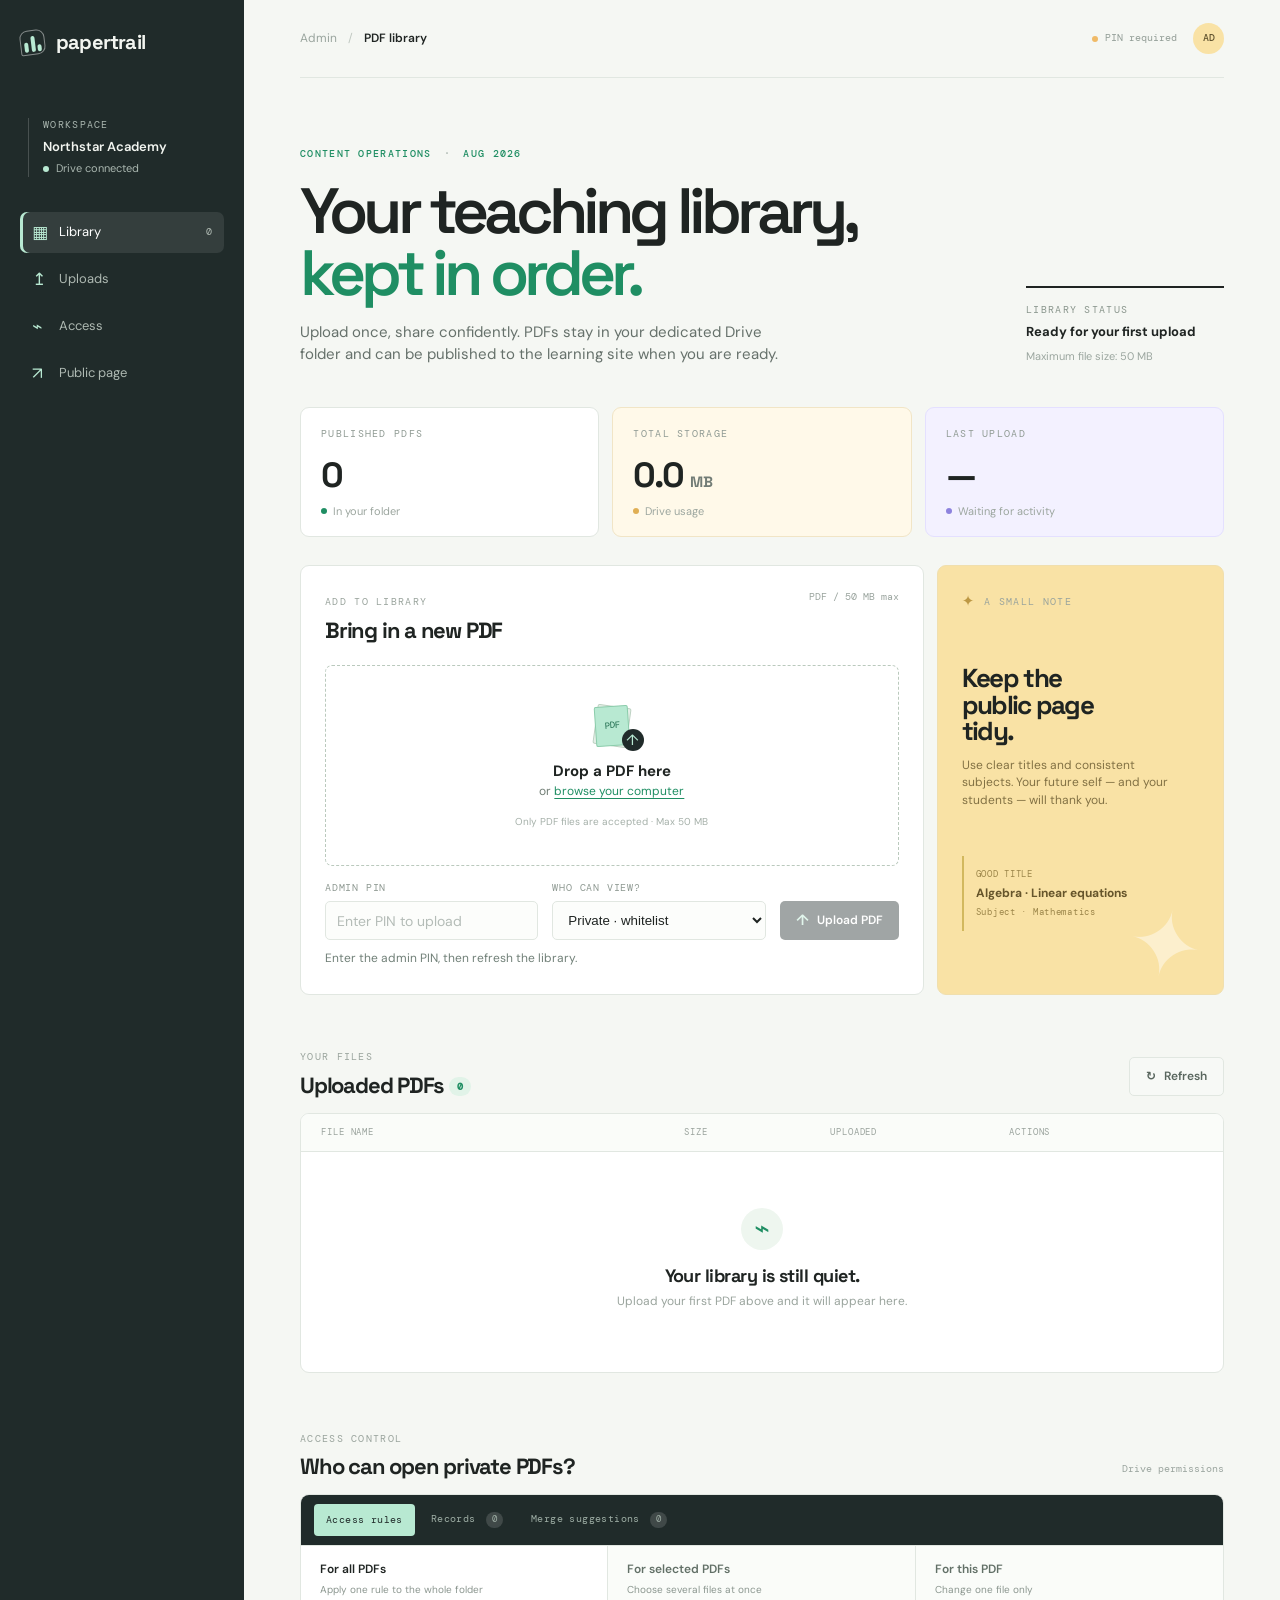
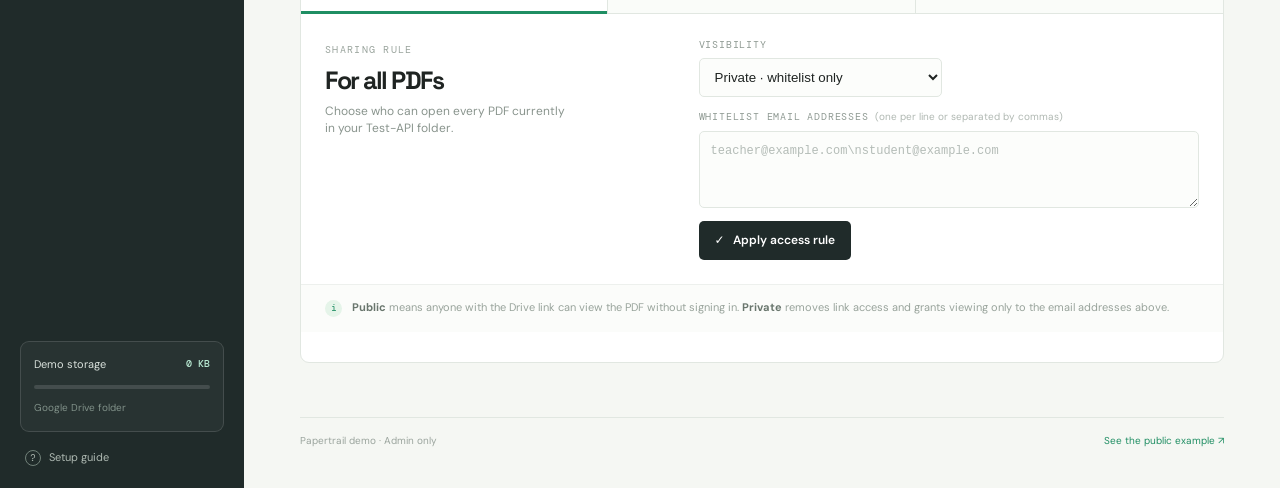
<file: index.html>
<!doctype html>
<html lang="en">
  <head>
    <meta charset="utf-8" />
    <meta name="viewport" content="width=device-width, initial-scale=1" />
    <meta name="description" content="Admin workspace for uploading course PDFs to Google Drive." />
    <title>Papertrail · Admin library</title>
    <link rel="preconnect" href="https://fonts.googleapis.com" />
    <link rel="preconnect" href="https://fonts.gstatic.com" crossorigin />
    <link href="https://fonts.googleapis.com/css2?family=DM+Mono:wght@400;500&family=DM+Sans:wght@400;500;600;700&family=Space+Grotesk:wght@500;600;700&display=swap" rel="stylesheet" />
    <link rel="stylesheet" href="styles.css" />
  </head>
  <body class="admin-page">
    <div class="app-shell">
      <aside class="sidebar">
        <a class="brand" href="index.html" aria-label="Papertrail home">
          <span class="brand-mark" aria-hidden="true"><span></span><span></span><span></span></span>
          <span>papertrail</span>
        </a>
        <div class="workspace-switcher">
          <span class="eyebrow">Workspace</span>
          <strong>Northstar Academy</strong>
          <span class="online-dot"><i></i> Drive connected</span>
        </div>
        <nav class="nav-list" aria-label="Main navigation">
          <a class="nav-item active" href="#library"><span class="nav-icon">▦</span> Library <span class="nav-count" id="nav-count">0</span></a>
          <a class="nav-item" href="#upload"><span class="nav-icon">↥</span> Uploads</a>
          <a class="nav-item" href="#access"><span class="nav-icon">⌁</span> Access</a>
          <a class="nav-item" href="public.html"><span class="nav-icon">↗</span> Public page</a>
        </nav>
        <div class="sidebar-footer">
          <div class="storage-meter">
            <div class="storage-meter-label"><span>Demo storage</span><strong id="storage-used">0 MB</strong></div>
            <div class="meter-track"><span id="storage-meter-fill"></span></div>
            <small>Google Drive folder</small>
          </div>
          <a class="help-link" href="README.md"><span>?</span> Setup guide</a>
        </div>
      </aside>

      <main class="main-content">
        <header class="topbar">
          <div class="breadcrumb"><span>Admin</span><b>/</b><strong>PDF library</strong></div>
          <div class="topbar-actions">
            <span class="connection-pill" id="connection-pill"><i></i> Checking connection</span>
            <button class="avatar" type="button" title="Admin session">AD</button>
          </div>
        </header>

        <section class="page-intro" id="library">
          <div>
            <p class="eyebrow accent-eyebrow">CONTENT OPERATIONS <span>·</span> AUG 2026</p>
            <h1>Your teaching library,<br /><em>kept in order.</em></h1>
            <p class="intro-copy">Upload once, share confidently. PDFs stay in your dedicated Drive folder and can be published to the learning site when you are ready.</p>
          </div>
          <div class="intro-meta">
            <span class="meta-label">Library status</span>
            <strong id="library-status">Ready for your first upload</strong>
            <span class="meta-note">Maximum file size: 50 MB</span>
          </div>
        </section>

        <section class="stats-grid" aria-label="Library overview">
          <article class="stat-card"><span class="stat-label">Published PDFs</span><strong id="stat-files">0</strong><span class="stat-foot"><i class="stat-dot green"></i> In your folder</span></article>
          <article class="stat-card warm"><span class="stat-label">Total storage</span><strong id="stat-storage">0 <small>MB</small></strong><span class="stat-foot"><i class="stat-dot amber"></i> Drive usage</span></article>
          <article class="stat-card violet"><span class="stat-label">Last upload</span><strong id="stat-last">—</strong><span class="stat-foot"><i class="stat-dot violet-dot"></i> Waiting for activity</span></article>
        </section>

        <section class="workspace-grid" id="upload">
          <article class="upload-card">
            <div class="section-heading"><div><span class="section-kicker">ADD TO LIBRARY</span><h2>Bring in a new PDF</h2></div><span class="file-rule">PDF / 50 MB max</span></div>
            <div class="drop-zone" id="drop-zone" tabindex="0" role="button" aria-label="Choose a PDF file">
              <input id="file-input" type="file" accept="application/pdf,.pdf" hidden />
              <div class="drop-illustration" aria-hidden="true"><span class="paper-back"></span><span class="paper-front">PDF</span><span class="upload-arrow">↑</span></div>
              <strong>Drop a PDF here</strong>
              <span>or <button class="inline-button" id="choose-file" type="button">browse your computer</button></span>
              <small id="file-hint">Only PDF files are accepted · Max 50 MB</small>
            </div>
            <div class="selected-file" id="selected-file" hidden>
              <div class="file-badge">PDF</div><div class="selected-file-copy"><strong id="selected-name">Untitled.pdf</strong><span id="selected-size">0 MB</span></div><button class="icon-button" id="clear-file" type="button" aria-label="Remove selected file">×</button>
            </div>
            <div class="upload-controls">
              <label class="pin-field"><span>Admin PIN</span><input id="admin-pin" type="password" inputmode="numeric" autocomplete="current-password" placeholder="Enter PIN to upload" /></label>
              <label class="visibility-field"><span>Who can view?</span><select id="upload-access-mode"><option value="private">Private · whitelist</option><option value="public">Public · anyone with link</option></select></label>
              <button class="primary-button" id="upload-button" type="button" disabled><span class="button-icon">↑</span> Upload PDF</button>
            </div>
            <div class="progress-wrap" id="progress-wrap" hidden><div class="progress-meta"><span id="progress-label">Uploading…</span><span id="progress-value">0%</span></div><div class="progress-track"><span id="progress-fill"></span></div></div>
            <div class="status-message" id="status-message" role="status" aria-live="polite"></div>
          </article>

          <aside class="note-card">
            <div class="note-top"><span class="note-icon">✦</span><span class="section-kicker">A SMALL NOTE</span></div>
            <h2>Keep the public page tidy.</h2>
            <p>Use clear titles and consistent subjects. Your future self — and your students — will thank you.</p>
            <div class="note-example"><span>GOOD TITLE</span><strong>Algebra · Linear equations</strong><small>Subject · Mathematics</small></div>
          </aside>
        </section>

        <section class="library-section">
          <div class="section-heading library-heading"><div><span class="section-kicker">YOUR FILES</span><h2>Uploaded PDFs <span class="count-badge" id="file-count">0</span></h2></div><button class="secondary-button" id="refresh-button" type="button"><span>↻</span> Refresh</button></div>
          <div class="table-shell">
            <div class="table-head"><span>File name</span><span>Size</span><span>Uploaded</span><span>Actions</span></div>
            <div class="file-list" id="file-list"></div>
            <div class="empty-state" id="empty-state"><div class="empty-icon">⌁</div><h3>Your library is still quiet.</h3><p>Upload your first PDF above and it will appear here.</p></div>
          </div>
        </section>

        <section class="access-section" id="access">
          <div class="section-heading access-heading"><div><span class="section-kicker">ACCESS CONTROL</span><h2>Who can open private PDFs?</h2></div><span class="file-rule">Drive permissions</span></div>
          <div class="access-card">
            <div class="access-view-tabs" role="tablist" aria-label="Access workspace view">
              <button class="access-view-tab active" type="button" role="tab" aria-selected="true" data-access-view="rules">Access rules</button>
              <button class="access-view-tab" type="button" role="tab" aria-selected="false" data-access-view="records">Records <span id="records-count">0</span></button>
              <button class="access-view-tab" type="button" role="tab" aria-selected="false" data-access-view="suggestions">Merge suggestions <span id="suggestions-count">0</span></button>
            </div>
            <div id="access-rules-view">
            <div class="access-tabs" role="tablist" aria-label="PDF access scope">
              <button class="access-tab active" type="button" role="tab" aria-selected="true" data-access-scope="all"><strong>For all PDFs</strong><span>Apply one rule to the whole folder</span></button>
              <button class="access-tab" type="button" role="tab" aria-selected="false" data-access-scope="selected"><strong>For selected PDFs</strong><span>Choose several files at once</span></button>
              <button class="access-tab" type="button" role="tab" aria-selected="false" data-access-scope="file"><strong>For this PDF</strong><span>Change one file only</span></button>
            </div>
            <div class="access-panel">
              <div class="access-panel-copy"><span class="section-kicker">SHARING RULE</span><h3 id="access-scope-title">For all PDFs</h3><p id="access-scope-copy">Choose who can open every PDF currently in your Test-API folder.</p></div>
              <div class="access-form">
                <label class="access-mode-field"><span>Visibility</span><select id="access-mode"><option value="private">Private · whitelist only</option><option value="public">Public · anyone with link</option></select></label>
                <label class="email-field"><span>Whitelist email addresses <small>(one per line or separated by commas)</small></span><textarea id="allowlist-emails" rows="3" placeholder="teacher@example.com\nstudent@example.com"></textarea></label>
                <label class="access-file-field" id="access-file-picker" hidden><span>Choose PDF</span><select id="access-file-id"></select></label>
                <div class="access-selected-list" id="access-selected-list" hidden></div>
                <button class="primary-button access-apply" id="apply-access" type="button"><span>✓</span> Apply access rule</button>
              </div>
            </div>
            <div class="access-footnote"><span>i</span><p><strong>Public</strong> means anyone with the Drive link can view the PDF without signing in. <strong>Private</strong> removes link access and grants viewing only to the email addresses above.</p></div>
            <div class="status-message" id="access-status" role="status" aria-live="polite"></div>
            </div>
            <div class="records-view" id="records-view" hidden>
              <div class="records-intro"><div><span class="section-kicker">PDF RECORDS</span><h3>One record per PDF.</h3><p>Edit the visibility and viewer list for each file. Changes are written to Google Drive permissions.</p></div><button class="secondary-button" id="records-refresh" type="button">↻ Refresh records</button></div>
              <div class="records-table" id="records-list"></div>
              <div class="records-empty" id="records-empty" hidden><span>⌁</span><strong>No PDF records yet.</strong><p>Upload a PDF to create the first access record.</p></div>
              <div class="status-message" id="records-status" role="status" aria-live="polite"></div>
            </div>
            <div class="suggestions-view" id="suggestions-view" hidden>
              <div class="records-intro"><div><span class="section-kicker">REVIEW QUEUE</span><h3>Similar records worth a look.</h3><p>Suggestions are based on similar file names. Merging combines access rules only; the original PDFs stay separate.</p></div></div>
              <div class="suggestions-list" id="suggestions-list"></div>
              <div class="records-empty" id="suggestions-empty" hidden><span>✦</span><strong>No merge suggestions.</strong><p>New similar records will appear here for review.</p></div>
              <div class="status-message" id="suggestions-status" role="status" aria-live="polite"></div>
            </div>
          </div>
        </section>

        <footer class="page-footer"><span>Papertrail demo · Admin only</span><a href="public.html">See the public example ↗</a></footer>
      </main>
    </div>
    <div class="modal-backdrop" id="modal-backdrop" hidden><div class="confirm-modal" role="dialog" aria-modal="true" aria-labelledby="modal-title"><button class="modal-close" id="modal-close" type="button" aria-label="Close">×</button><span class="modal-kicker">REMOVE FILE</span><h2 id="modal-title">Delete this PDF?</h2><p id="modal-copy">This removes the file from your Drive folder. The action cannot be undone.</p><div class="modal-actions"><button class="secondary-button" id="modal-cancel" type="button">Keep file</button><button class="danger-button" id="modal-confirm" type="button">Delete PDF</button></div></div></div>
    <script src="config.js"></script>
    <script src="admin.js"></script>
  </body>
</html>
</file>
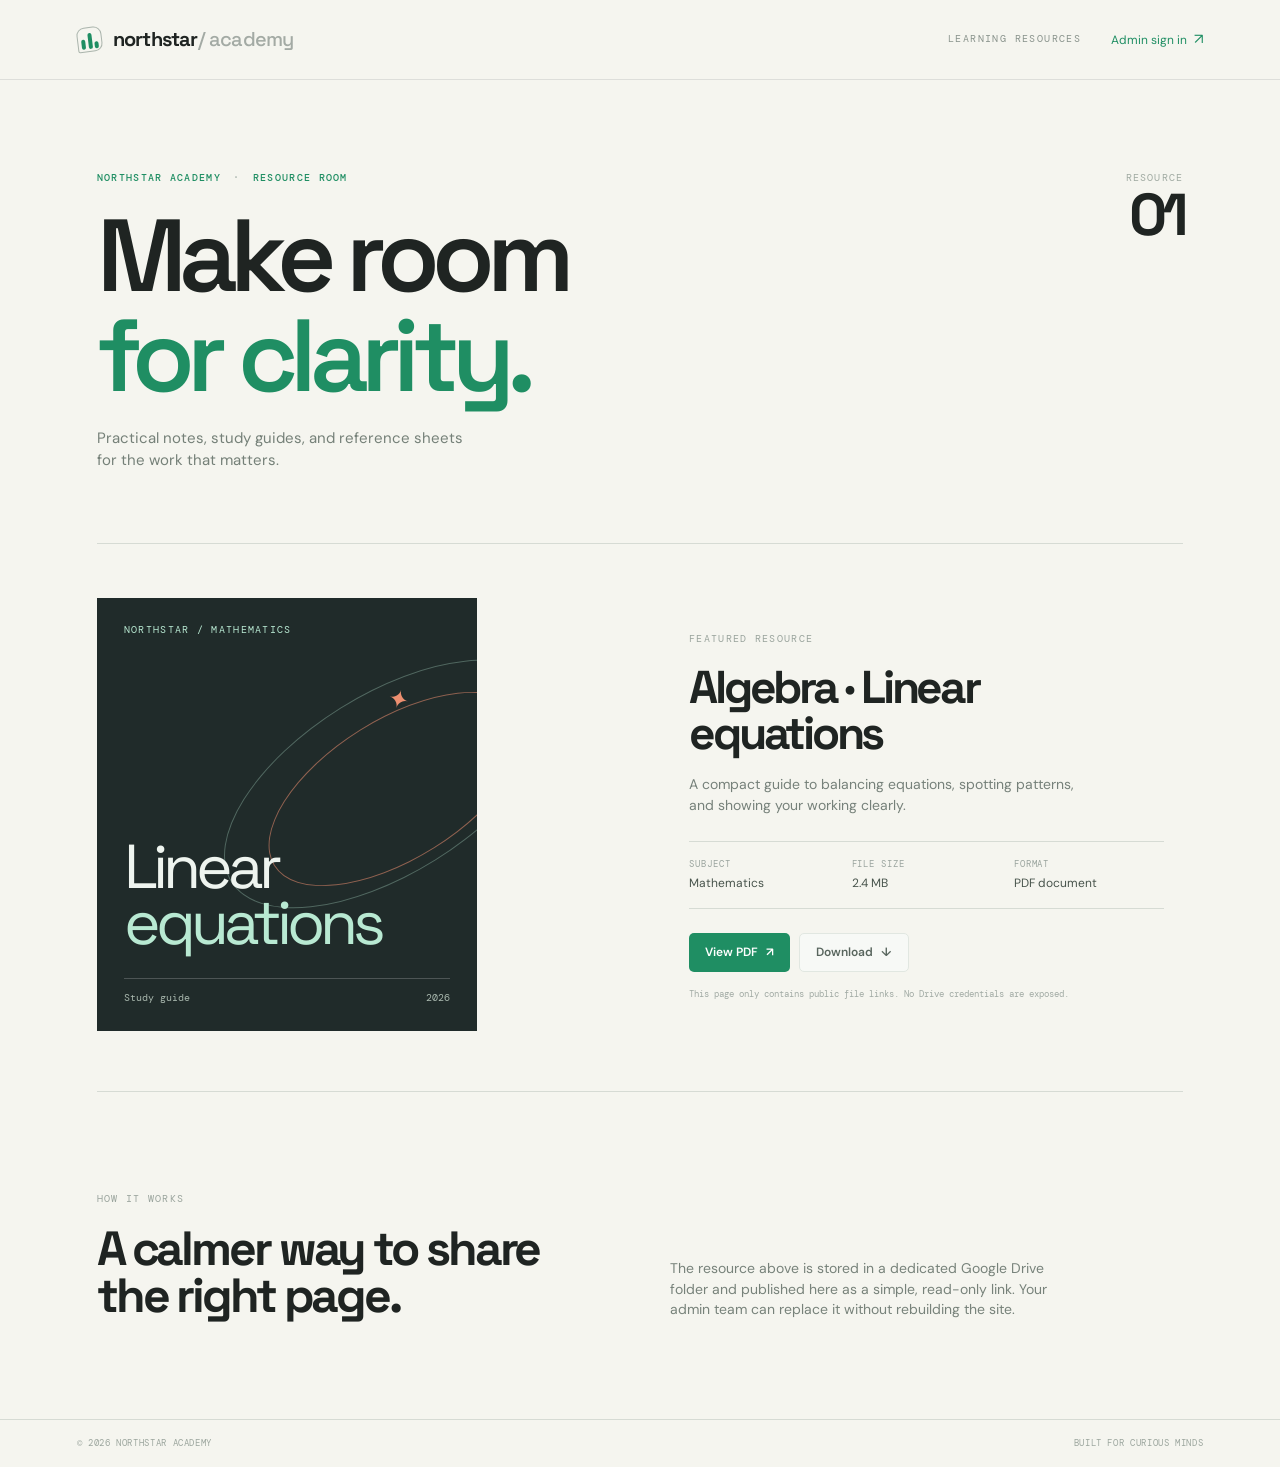
<file: public.html>
<!doctype html>
<html lang="en">
  <head>
    <meta charset="utf-8" />
    <meta name="viewport" content="width=device-width, initial-scale=1" />
    <meta name="description" content="Example public PDF resource page." />
    <title>Northstar Academy · Resources</title>
    <link rel="preconnect" href="https://fonts.googleapis.com" />
    <link rel="preconnect" href="https://fonts.gstatic.com" crossorigin />
    <link href="https://fonts.googleapis.com/css2?family=DM+Mono:wght@400;500&family=DM+Sans:wght@400;500;600;700&family=Space+Grotesk:wght@500;600;700&display=swap" rel="stylesheet" />
    <link rel="stylesheet" href="styles.css" />
  </head>
  <body class="public-page">
    <header class="public-nav"><a class="brand" href="public.html"><span class="brand-mark" aria-hidden="true"><span></span><span></span><span></span></span><span>northstar<span class="brand-muted">/ academy</span></span></a><span class="public-nav-label">LEARNING RESOURCES</span><a class="admin-link" href="index.html">Admin sign in <span>↗</span></a></header>
    <main class="public-main">
      <section class="public-hero"><div><p class="eyebrow accent-eyebrow">NORTHSTAR ACADEMY <span>·</span> RESOURCE ROOM</p><h1>Make room<br /><em>for clarity.</em></h1><p>Practical notes, study guides, and reference sheets for the work that matters.</p></div><div class="hero-index">RESOURCE<br /><strong>01</strong></div></section>
      <section class="resource-feature"><div class="resource-cover"><div class="cover-eyebrow">NORTHSTAR / MATHEMATICS</div><div class="cover-title">Linear<br /><em>equations</em></div><div class="cover-footer"><span>Study guide</span><span>2026</span></div><div class="cover-orbit orbit-one"></div><div class="cover-orbit orbit-two"></div><div class="cover-spark">✦</div></div><div class="resource-info"><span class="section-kicker">FEATURED RESOURCE</span><h2 id="public-title">Algebra · Linear equations</h2><p id="public-description">A compact guide to balancing equations, spotting patterns, and showing your working clearly.</p><dl class="resource-details"><div><dt>Subject</dt><dd id="public-subject">Mathematics</dd></div><div><dt>File size</dt><dd id="public-size">—</dd></div><div><dt>Format</dt><dd>PDF document</dd></div></dl><div class="resource-actions"><a class="primary-button" id="public-view" href="#" target="_blank" rel="noopener">View PDF <span>↗</span></a><a class="secondary-button" id="public-download" href="#" target="_blank" rel="noopener">Download <span>↓</span></a></div><small class="public-note">This page only contains public file links. No Drive credentials are exposed.</small></div></section>
      <section class="public-bottom"><div><span class="section-kicker">HOW IT WORKS</span><h2>A calmer way to share<br />the right page.</h2></div><p>The resource above is stored in a dedicated Google Drive folder and published here as a simple, read-only link. Your admin team can replace it without rebuilding the site.</p></section>
    </main>
    <footer class="public-footer"><span>© 2026 Northstar Academy</span><span>Built for curious minds</span></footer>
    <script src="config.js"></script><script src="public.js"></script>
  </body>
</html>
</file>
<file: styles.css>
:root {
  --ink: #1f2422;
  --ink-soft: #66716b;
  --paper: #f5f7f3;
  --white: #ffffff;
  --line: #e1e7e1;
  --mint: #b8e9d2;
  --mint-deep: #1f8e63;
  --butter: #f9e2a5;
  --violet: #d8d2fa;
  --coral: #ed8f70;
  --navy: #202b2a;
  --display: 'Space Grotesk', ui-sans-serif, system-ui, sans-serif;
  --body: 'DM Sans', ui-sans-serif, system-ui, sans-serif;
  --mono: 'DM Mono', ui-monospace, monospace;
}
* { box-sizing: border-box; }
[hidden] { display: none !important; }
html { scroll-behavior: smooth; }
body { margin: 0; background: var(--paper); color: var(--ink); font-family: var(--body); font-size: 14px; line-height: 1.45; }
button, input { font: inherit; }
button, a { -webkit-tap-highlight-color: transparent; }
a { color: inherit; text-decoration: none; }
button { border: 0; cursor: pointer; }
button:focus-visible, a:focus-visible, input:focus-visible, [tabindex]:focus-visible { outline: 3px solid rgba(31,142,99,.36); outline-offset: 3px; }
.app-shell { display: grid; grid-template-columns: 244px minmax(0, 1fr); min-height: 100vh; }
.sidebar { background: var(--navy); color: #f2f5f0; display: flex; flex-direction: column; padding: 28px 20px 22px; min-height: 100vh; }
.brand { display: inline-flex; align-items: center; gap: 11px; font-family: var(--display); font-weight: 700; letter-spacing: -.04em; font-size: 20px; }
.brand-mark { width: 25px; height: 25px; display: inline-flex; align-items: flex-end; justify-content: space-between; padding: 2px 3px; border: 1px solid rgba(255,255,255,.46); border-radius: 8px 8px 8px 2px; transform: rotate(-7deg); }
.brand-mark span { display: block; width: 4px; border-radius: 3px; background: var(--mint); }
.brand-mark span:nth-child(1) { height: 10px; }.brand-mark span:nth-child(2) { height: 16px; }.brand-mark span:nth-child(3) { height: 7px; }
.workspace-switcher { margin: 61px 8px 35px; border-left: 1px solid rgba(255,255,255,.18); padding-left: 14px; display: grid; gap: 5px; }
.workspace-switcher strong { font-size: 13px; font-weight: 600; }.eyebrow, .section-kicker, .stat-label, .meta-label, .cover-eyebrow, .modal-kicker { font-family: var(--mono); font-size: 10px; letter-spacing: .13em; text-transform: uppercase; }
.workspace-switcher .eyebrow { color: #aab7b0; }.online-dot { color: #aab7b0; font-size: 11px; display: flex; align-items: center; gap: 7px; }.online-dot i, .connection-pill i { display: inline-block; width: 6px; height: 6px; background: var(--mint); border-radius: 100%; }
.nav-list { display: grid; gap: 6px; }.nav-item { display: flex; align-items: center; gap: 11px; padding: 11px 12px; color: #aeb9b2; border-radius: 7px; font-size: 13px; transition: background .2s ease, color .2s ease; }.nav-item:hover, .nav-item.active { color: var(--white); background: rgba(255,255,255,.09); }.nav-item.active { box-shadow: inset 3px 0 0 var(--mint); }.nav-icon { width: 16px; color: var(--mint); font-size: 17px; line-height: 1; }.nav-count { margin-left: auto; color: #aeb9b2; font-family: var(--mono); font-size: 10px; }
.sidebar-footer { margin-top: auto; }.storage-meter { padding: 15px 13px; border: 1px solid rgba(255,255,255,.13); border-radius: 9px; background: rgba(255,255,255,.04); }.storage-meter-label { display: flex; justify-content: space-between; font-size: 11px; color: #d9e1dc; }.storage-meter-label strong { color: var(--mint); font-family: var(--mono); font-size: 10px; font-weight: 500; }.meter-track { height: 4px; margin: 12px 0 7px; border-radius: 10px; background: rgba(255,255,255,.13); overflow: hidden; }.meter-track span { display: block; height: 100%; width: 0; border-radius: inherit; background: var(--mint); transition: width .4s ease; }.storage-meter small { color: #809189; font-size: 10px; }.help-link { color: #aeb9b2; display: flex; gap: 8px; align-items: center; font-size: 11px; margin: 18px 5px 0; }.help-link span { border: 1px solid #718179; width: 16px; height: 16px; display: grid; place-items: center; border-radius: 50%; font-family: var(--mono); font-size: 10px; }
.main-content { max-width: 1420px; width: 100%; margin: 0 auto; padding: 0 56px 40px; }.topbar { height: 78px; border-bottom: 1px solid var(--line); display: flex; justify-content: space-between; align-items: center; }.breadcrumb { display: flex; gap: 11px; align-items: center; color: #9aa59e; font-size: 12px; }.breadcrumb b { font-weight: 400; color: #c0c8c1; }.breadcrumb strong { color: var(--ink); font-weight: 600; }.topbar-actions { display: flex; gap: 16px; align-items: center; }.connection-pill { display: inline-flex; align-items: center; gap: 7px; font-family: var(--mono); font-size: 10px; color: #929d96; }.connection-pill i { background: #f0ba67; }.connection-pill.connected i { background: var(--mint-deep); }.avatar { width: 31px; height: 31px; border-radius: 50%; background: var(--butter); color: #61532f; font-family: var(--mono); font-size: 10px; font-weight: 500; }
.page-intro { padding: 59px 0 42px; display: flex; justify-content: space-between; gap: 40px; }.accent-eyebrow { color: var(--mint-deep); font-weight: 500; }.accent-eyebrow span { color: #adb8b0; padding: 0 5px; }.page-intro h1, .public-hero h1 { font-family: var(--display); font-weight: 600; font-size: clamp(42px, 5vw, 68px); letter-spacing: -.075em; line-height: .98; margin: 18px 0 17px; }.page-intro h1 em, .public-hero h1 em { color: var(--mint-deep); font-style: normal; }.intro-copy { max-width: 485px; color: var(--ink-soft); margin: 0; font-size: 15px; }.intro-meta { align-self: end; min-width: 198px; border-top: 2px solid var(--ink); padding-top: 10px; }.meta-label { color: #89958c; }.intro-meta strong { display: block; font-size: 13px; margin: 5px 0 3px; }.meta-note { font-size: 11px; color: #9ba69f; }
.stats-grid { display: grid; grid-template-columns: repeat(3, 1fr); gap: 13px; margin-bottom: 28px; }.stat-card { padding: 19px 20px 17px; background: var(--white); min-height: 130px; border: 1px solid var(--line); border-radius: 9px; display: flex; flex-direction: column; }.stat-card.warm { background: #fff9e9; border-color: #f1e5c6; }.stat-card.violet { background: #f3f1ff; border-color: #e4e0ff; }.stat-label { color: #909b94; }.stat-card strong { font-family: var(--display); font-size: 35px; letter-spacing: -.06em; line-height: 1; margin: 16px 0 9px; }.stat-card strong small { font-size: 15px; letter-spacing: -.02em; color: #727c76; }.stat-foot { color: #9ca69f; font-size: 11px; display: flex; align-items: center; gap: 6px; margin-top: auto; }.stat-dot { width: 6px; height: 6px; border-radius: 100%; background: var(--mint-deep); }.stat-dot.amber { background: #e0af54; }.stat-dot.violet-dot { background: #8d82de; }
.workspace-grid { display: grid; grid-template-columns: minmax(0, 1.78fr) minmax(245px, .82fr); gap: 13px; margin-bottom: 50px; }.upload-card, .note-card { background: var(--white); border: 1px solid var(--line); border-radius: 9px; padding: 24px; }.section-heading { display: flex; justify-content: space-between; align-items: flex-start; gap: 20px; }.section-kicker { color: #9aa49d; }.section-heading h2, .library-heading h2 { font-family: var(--display); font-size: 22px; line-height: 1; letter-spacing: -.055em; margin: 8px 0 0; }.file-rule { font-family: var(--mono); font-size: 10px; color: #9ba59f; }.drop-zone { min-height: 201px; border: 1px dashed #bac9bd; border-radius: 7px; margin: 24px 0 14px; display: flex; flex-direction: column; align-items: center; justify-content: center; color: #707d74; transition: background .2s ease, border .2s ease, transform .2s ease; }.drop-zone:hover, .drop-zone.dragging { background: #f4fbf7; border-color: var(--mint-deep); }.drop-zone.has-file { background: #f4fbf7; border-style: solid; border-color: #a3d6b9; }.drop-zone > strong { color: var(--ink); font-size: 15px; margin-top: 5px; }.drop-zone > span { font-size: 12px; }.drop-zone small { color: #a5b0a9; font-size: 10px; margin-top: 14px; }.inline-button { color: var(--mint-deep); background: transparent; padding: 0; text-decoration: underline; text-underline-offset: 3px; }.drop-illustration { width: 64px; height: 49px; position: relative; margin-bottom: 6px; }.paper-back, .paper-front { position: absolute; left: 15px; top: 5px; width: 34px; height: 40px; border-radius: 2px; }.paper-back { transform: rotate(8deg); background: #e4efe7; border: 1px solid #bdd1c2; }.paper-front { display: grid; place-items: center; background: var(--mint); border: 1px solid #8bccab; color: #1b684a; font-family: var(--mono); font-size: 9px; transform: rotate(-4deg); }.upload-arrow { position: absolute; right: 0; bottom: -1px; width: 22px; height: 22px; display: grid; place-items: center; border-radius: 50%; background: var(--navy); color: var(--mint); font-size: 15px; }.selected-file { border: 1px solid #d6e4d8; background: #f5faf6; padding: 9px 11px; border-radius: 6px; display: flex; align-items: center; gap: 9px; }.selected-file-copy { min-width: 0; flex: 1; display: grid; }.selected-file-copy strong { overflow: hidden; text-overflow: ellipsis; white-space: nowrap; font-size: 12px; }.selected-file-copy span { color: #849188; font-size: 10px; }.file-badge { display: grid; place-items: center; flex: 0 0 auto; width: 32px; height: 37px; border-radius: 4px 4px 4px 1px; background: #ffe7dd; color: #bf694c; border: 1px solid #f3c8b7; font-family: var(--mono); font-size: 8px; font-weight: 500; }.icon-button { width: 26px; height: 26px; background: transparent; color: #849188; font-size: 21px; line-height: 1; }.upload-controls { display: flex; align-items: end; gap: 14px; margin-top: 15px; }.pin-field { flex: 1; display: grid; gap: 6px; }.pin-field span { color: #8f9a93; font-size: 10px; font-family: var(--mono); letter-spacing: .08em; text-transform: uppercase; }.pin-field input { width: 100%; border: 1px solid var(--line); border-radius: 5px; height: 39px; padding: 0 11px; color: var(--ink); background: #fcfdfb; }.pin-field input::placeholder { color: #b4bcb7; }.primary-button, .secondary-button, .danger-button { display: inline-flex; justify-content: center; align-items: center; gap: 8px; min-height: 39px; padding: 0 16px; border-radius: 5px; font-size: 12px; font-weight: 600; white-space: nowrap; transition: transform .15s ease, background .15s ease, opacity .15s ease; }.primary-button { background: var(--navy); color: var(--white); }.primary-button:hover:not(:disabled) { background: #2c3d3a; transform: translateY(-1px); }.primary-button:disabled { cursor: not-allowed; opacity: .42; }.button-icon { color: var(--mint); font-size: 15px; }.secondary-button { background: #f7f9f6; border: 1px solid var(--line); color: #59665e; }.secondary-button:hover { background: #edf3ee; }.danger-button { background: #c85643; color: #fff; }.progress-wrap { margin-top: 17px; }.progress-meta { display: flex; justify-content: space-between; color: #8c9790; font-family: var(--mono); font-size: 10px; }.progress-track { height: 5px; border-radius: 8px; background: #e8ede8; overflow: hidden; margin-top: 7px; }.progress-track span { display: block; height: 100%; background: var(--mint-deep); width: 0; transition: width .3s ease; }.status-message { min-height: 20px; margin-top: 10px; font-size: 12px; color: #718078; }.status-message.error { color: #bc5948; }.status-message.success { color: var(--mint-deep); }
.note-card { background: var(--butter); border-color: #f0dfae; position: relative; overflow: hidden; padding: 25px 24px; }.note-card::after { content: '✦'; position: absolute; right: 21px; bottom: -17px; font-size: 90px; color: rgba(255,255,255,.45); transform: rotate(12deg); }.note-top { display: flex; gap: 10px; align-items: center; color: #9a8141; }.note-icon { color: #bd9844; font-size: 15px; }.note-card h2 { max-width: 170px; font-family: var(--display); font-size: 26px; line-height: 1.02; letter-spacing: -.065em; margin: 52px 0 12px; }.note-card p { max-width: 210px; font-size: 12px; color: #827144; margin: 0; }.note-example { margin-top: 47px; padding: 12px; border-left: 2px solid #d2b85e; display: grid; gap: 4px; position: relative; z-index: 1; }.note-example span, .note-example small { color: #9b8549; font-family: var(--mono); font-size: 9px; letter-spacing: .08em; }.note-example strong { color: #66552b; font-size: 12px; }
.library-section { margin-bottom: 54px; }.library-heading { align-items: end; margin-bottom: 17px; }.count-badge { display: inline-grid; place-items: center; vertical-align: 3px; min-width: 22px; height: 19px; padding: 0 5px; border-radius: 20px; background: #e1f3e8; color: var(--mint-deep); font-family: var(--mono); font-size: 10px; letter-spacing: 0; }.table-shell { border: 1px solid var(--line); border-radius: 9px; background: var(--white); overflow: hidden; }.table-head, .file-row { display: grid; grid-template-columns: minmax(260px, 1.8fr) .68fr .85fr 1fr; align-items: center; column-gap: 14px; }.table-head { padding: 12px 20px; border-bottom: 1px solid var(--line); background: #fafcf9; color: #9aa39d; font-family: var(--mono); font-size: 9px; letter-spacing: .1em; text-transform: uppercase; }.file-row { padding: 13px 20px; border-bottom: 1px solid #eef1ee; min-height: 70px; }.file-row:last-child { border-bottom: 0; }.file-name-cell { display: flex; align-items: center; gap: 11px; min-width: 0; }.file-name-cell > div { min-width: 0; display: grid; gap: 4px; }.file-name-cell strong { overflow: hidden; text-overflow: ellipsis; white-space: nowrap; font-size: 12px; font-weight: 600; }.file-name-cell small { color: #a0aaa3; font-size: 10px; }.file-size, .file-date { color: #77837b; font-family: var(--mono); font-size: 10px; }.row-actions { display: flex; align-items: center; gap: 6px; justify-content: end; }.row-button { display: inline-flex; align-items: center; justify-content: center; height: 29px; border: 1px solid var(--line); border-radius: 4px; background: #fff; color: #66736b; font-size: 10px; padding: 0 10px; }.row-button:hover { background: #f2f7f2; color: var(--mint-deep); }.row-button.download, .row-button.delete { width: 29px; padding: 0; font-size: 14px; }.row-button.delete:hover { color: #c85643; background: #fff4f0; }.empty-state { text-align: center; padding: 56px 20px 61px; }.empty-icon { width: 42px; height: 42px; display: grid; place-items: center; margin: 0 auto 13px; background: #eef6ef; border-radius: 50%; color: var(--mint-deep); font-size: 26px; }.empty-state h3 { font-family: var(--display); letter-spacing: -.03em; font-size: 18px; margin: 0 0 4px; }.empty-state p { color: #9aa49d; font-size: 12px; margin: 0; }.page-footer { border-top: 1px solid var(--line); padding-top: 16px; display: flex; justify-content: space-between; font-size: 10px; color: #9aa49d; }.page-footer a { color: var(--mint-deep); }
.modal-backdrop { position: fixed; inset: 0; background: rgba(31,43,42,.46); display: grid; place-items: center; padding: 20px; z-index: 10; }.confirm-modal { position: relative; max-width: 390px; width: 100%; border-radius: 9px; background: var(--white); padding: 29px; box-shadow: 0 18px 70px rgba(20,30,26,.2); }.modal-close { position: absolute; right: 16px; top: 14px; background: transparent; color: #94a099; font-size: 22px; }.modal-kicker { color: #c85643; }.confirm-modal h2 { font-family: var(--display); letter-spacing: -.05em; font-size: 25px; margin: 10px 0 8px; }.confirm-modal p { color: #78847c; font-size: 13px; margin: 0; }.modal-actions { display: flex; justify-content: end; gap: 8px; margin-top: 24px; }
/* Public page */
.public-page { background: #f5f5ef; }.public-nav { height: 80px; border-bottom: 1px solid #dddeda; display: flex; align-items: center; padding: 0 clamp(22px, 6vw, 100px); gap: 30px; }.public-nav .brand { color: var(--ink); }.public-nav .brand-mark { border-color: #aab4ac; }.public-nav .brand-mark span { background: var(--mint-deep); }.brand-muted { color: #a3aaa4; font-weight: 500; }.public-nav-label { margin-left: auto; color: #89938c; font-family: var(--mono); font-size: 10px; letter-spacing: .14em; }.admin-link { color: var(--mint-deep); font-size: 12px; }.admin-link span { font-size: 15px; margin-left: 4px; }.public-main { max-width: 1240px; margin: 0 auto; padding: 0 clamp(22px, 6vw, 100px); }.public-hero { padding: 81px 0 71px; display: flex; justify-content: space-between; }.public-hero h1 { font-size: clamp(52px, 8vw, 104px); margin: 20px 0 22px; }.public-hero p:not(.eyebrow) { max-width: 375px; color: #758078; font-size: 15px; margin: 0; }.hero-index { padding-top: 10px; text-align: right; color: #a0aaa2; font-family: var(--mono); font-size: 10px; line-height: 1.4; letter-spacing: .12em; }.hero-index strong { color: var(--ink); font-family: var(--display); font-size: 59px; letter-spacing: -.09em; line-height: 1; }.resource-feature { border-top: 1px solid #d6dbd4; border-bottom: 1px solid #d6dbd4; padding: 54px 0 60px; display: grid; grid-template-columns: minmax(310px, .94fr) 1fr; gap: clamp(50px, 10vw, 140px); align-items: center; }.resource-cover { min-height: 390px; aspect-ratio: 1 / 1.14; max-width: 380px; background: var(--navy); color: #eef4ef; padding: 25px 27px; position: relative; overflow: hidden; display: flex; flex-direction: column; }.cover-eyebrow { color: var(--mint); }.cover-title { font-family: var(--display); font-size: clamp(40px, 5vw, 62px); line-height: .9; letter-spacing: -.08em; margin-top: auto; position: relative; z-index: 2; }.cover-title em { color: var(--mint); font-style: normal; }.cover-footer { display: flex; justify-content: space-between; margin-top: 28px; padding-top: 12px; border-top: 1px solid rgba(255,255,255,.2); color: #a9b8ae; font-family: var(--mono); font-size: 10px; position: relative; z-index: 2; }.cover-orbit { position: absolute; border: 1px solid rgba(184,233,210,.32); border-radius: 50%; }.orbit-one { width: 370px; height: 180px; transform: rotate(-32deg); right: -96px; top: 96px; }.orbit-two { width: 290px; height: 140px; transform: rotate(-32deg); right: -65px; top: 121px; border-color: rgba(237,143,112,.55); }.cover-spark { position: absolute; right: 68px; top: 84px; font-size: 25px; color: var(--coral); transform: rotate(15deg); }.resource-info { max-width: 475px; }.resource-info h2 { font-family: var(--display); font-size: clamp(30px, 4vw, 46px); letter-spacing: -.07em; line-height: 1; margin: 17px 0 18px; }.resource-info > p { color: #76817a; font-size: 14px; max-width: 385px; }.resource-details { border-top: 1px solid #d6dbd4; border-bottom: 1px solid #d6dbd4; display: grid; grid-template-columns: repeat(3, 1fr); gap: 12px; padding: 16px 0; margin: 26px 0 24px; }.resource-details div { display: grid; gap: 4px; }.resource-details dt { color: #9aa49e; font-family: var(--mono); font-size: 9px; text-transform: uppercase; letter-spacing: .1em; }.resource-details dd { margin: 0; color: #48544c; font-size: 12px; }.resource-actions { display: flex; gap: 9px; }.resource-actions .primary-button { background: var(--mint-deep); }.resource-actions .primary-button:hover { background: #176e4d; }.public-note { display: block; margin-top: 16px; color: #a1aaa4; font-family: var(--mono); font-size: 9px; }.public-bottom { padding: 95px 0 100px; display: grid; grid-template-columns: 1fr 1fr; gap: 60px; }.public-bottom h2 { font-family: var(--display); letter-spacing: -.065em; font-size: clamp(30px, 4vw, 48px); line-height: .98; margin: 18px 0 0; }.public-bottom p { color: #77827a; max-width: 400px; align-self: end; margin: 0; font-size: 14px; }.public-footer { border-top: 1px solid #d6dbd4; padding: 17px clamp(22px, 6vw, 100px); display: flex; justify-content: space-between; color: #9ca69e; font-family: var(--mono); font-size: 9px; letter-spacing: .07em; text-transform: uppercase; }
@media (max-width: 900px) { .app-shell { grid-template-columns: 1fr; }.sidebar { min-height: auto; padding: 18px 22px; display: grid; grid-template-columns: auto 1fr auto; align-items: center; gap: 20px; }.workspace-switcher, .sidebar-footer { display: none; }.nav-list { display: flex; }.nav-item { padding: 8px 10px; }.nav-item:not(.active) { display: none; }.main-content { padding: 0 24px 35px; }.resource-feature { gap: 45px; }.resource-cover { min-height: 320px; } }
@media (max-width: 680px) { .main-content { padding: 0 16px 28px; }.topbar { height: 63px; }.connection-pill { display: none; }.page-intro { display: block; padding: 40px 0 29px; }.page-intro h1 { font-size: 47px; }.intro-meta { margin-top: 30px; }.stats-grid { grid-template-columns: 1fr; gap: 8px; }.stat-card { min-height: 100px; }.stat-card strong { margin: 10px 0 7px; }.workspace-grid { display: block; margin-bottom: 37px; }.note-card { margin-top: 10px; min-height: 310px; }.note-card h2 { margin-top: 38px; }.note-example { margin-top: 36px; }.upload-card { padding: 18px; }.upload-controls { align-items: stretch; flex-direction: column; gap: 11px; }.library-heading { align-items: center; }.table-head { display: none; }.file-row { grid-template-columns: minmax(0, 1fr) auto; gap: 11px; padding: 13px 14px; }.file-size, .file-date { display: none; }.row-actions { grid-column: 2; grid-row: 1; }.page-footer { display: grid; gap: 8px; }.public-nav { padding: 0 18px; gap: 14px; }.public-nav-label { display: none; }.public-main { padding: 0 18px; }.public-hero { padding: 58px 0 49px; }.public-hero h1 { font-size: 65px; }.hero-index { display: none; }.resource-feature { padding: 35px 0 45px; display: block; }.resource-cover { margin: 0 auto 42px; min-height: 370px; }.resource-info h2 { font-size: 36px; }.resource-details { gap: 8px; }.public-bottom { display: block; padding: 63px 0 70px; }.public-bottom p { margin-top: 35px; }.public-footer { padding: 16px 18px; } }
@media (prefers-reduced-motion: reduce) { *, *::before, *::after { scroll-behavior: auto !important; transition-duration: .01ms !important; } }

/* Access control extension */
.visibility-field { flex: 1; display: grid; gap: 6px; }
.visibility-field span { color: #8f9a93; font-size: 10px; font-family: var(--mono); letter-spacing: .08em; text-transform: uppercase; }
.visibility-field select, .access-mode-field select, .access-file-field select { width: 100%; border: 1px solid var(--line); border-radius: 5px; height: 39px; padding: 0 11px; color: var(--ink); background: #fcfdfb; }
.access-section { margin: 10px 0 54px; }.access-heading { align-items: end; margin-bottom: 17px; }.access-card { background: var(--white); border: 1px solid var(--line); border-radius: 9px; overflow: hidden; }.access-tabs { display: grid; grid-template-columns: repeat(3, 1fr); border-bottom: 1px solid var(--line); background: #fafcf9; }.access-tab { text-align: left; padding: 15px 19px; background: transparent; border-right: 1px solid var(--line); color: #8b968f; display: grid; gap: 5px; position: relative; }.access-tab:last-child { border-right: 0; }.access-tab strong { color: #627067; font-size: 12px; font-weight: 600; }.access-tab span { font-size: 10px; }.access-tab.active { background: var(--white); }.access-tab.active::after { content: ''; height: 3px; position: absolute; left: 0; right: 0; bottom: -1px; background: var(--mint-deep); }.access-tab.active strong { color: var(--ink); }.access-panel { padding: 24px; display: grid; grid-template-columns: minmax(220px, .8fr) minmax(330px, 1.2fr); gap: 40px; }.access-panel-copy h3 { font-family: var(--display); font-size: 25px; letter-spacing: -.06em; line-height: 1; margin: 10px 0; }.access-panel-copy p { color: #89948d; font-size: 12px; margin: 0; max-width: 250px; }.access-form { display: grid; grid-template-columns: 1fr 1fr; gap: 13px; align-items: end; }.access-mode-field, .email-field, .access-file-field { display: grid; gap: 6px; }.access-mode-field span, .email-field > span, .access-file-field > span { color: #8f9a93; font-size: 10px; font-family: var(--mono); letter-spacing: .08em; text-transform: uppercase; }.email-field { grid-column: 1 / -1; }.email-field small { color: #b0b8b2; letter-spacing: 0; text-transform: none; font-family: var(--body); font-size: 10px; }.email-field textarea { resize: vertical; min-height: 77px; border: 1px solid var(--line); border-radius: 5px; padding: 10px 11px; color: var(--ink); background: #fcfdfb; font-size: 12px; line-height: 1.5; }.email-field textarea::placeholder { color: #b4bcb7; }.access-file-field { grid-column: 1 / -1; }.access-selected-list { grid-column: 1 / -1; display: grid; grid-template-columns: repeat(2, 1fr); gap: 6px; max-height: 145px; overflow: auto; padding-right: 4px; }.access-file-check { display: flex; gap: 8px; align-items: center; padding: 8px 9px; border: 1px solid var(--line); border-radius: 4px; min-width: 0; }.access-file-check input { accent-color: var(--mint-deep); }.access-file-check span { overflow: hidden; text-overflow: ellipsis; white-space: nowrap; font-size: 11px; }.access-apply { justify-self: start; }.access-footnote { display: flex; gap: 10px; align-items: start; border-top: 1px solid #edf0ed; padding: 15px 24px; background: #fbfcfa; color: #98a39b; }.access-footnote > span { display: grid; place-items: center; flex: 0 0 auto; width: 17px; height: 17px; border-radius: 50%; background: #e5f4e9; color: var(--mint-deep); font-family: var(--mono); font-size: 10px; }.access-footnote p { margin: 0; font-size: 11px; }.access-footnote strong { color: #69766d; }.access-card > .status-message { margin: 0; padding: 0 24px 17px; }
@media (max-width: 900px) { .access-panel { grid-template-columns: 1fr; gap: 22px; } }
@media (max-width: 680px) { .access-tabs { grid-template-columns: 1fr; }.access-tab { border-right: 0; border-bottom: 1px solid var(--line); }.access-tab:last-child { border-bottom: 0; }.access-tab.active::after { left: auto; width: 3px; top: 0; right: 0; bottom: 0; height: auto; }.access-panel { padding: 19px; }.access-form { grid-template-columns: 1fr; }.email-field, .access-file-field, .access-selected-list { grid-column: auto; }.access-selected-list { grid-template-columns: 1fr; }.access-footnote { padding: 13px 19px; }.access-card > .status-message { padding-left: 19px; padding-right: 19px; } }

.access-view-tabs { display: flex; gap: 4px; padding: 9px 13px; border-bottom: 1px solid var(--line); background: var(--navy); }.access-view-tab { background: transparent; color: #9eaea5; border-radius: 4px; padding: 8px 12px; font-family: var(--mono); font-size: 10px; letter-spacing: .04em; }.access-view-tab:hover { color: #fff; }.access-view-tab.active { color: var(--navy); background: var(--mint); }.access-view-tab span { display: inline-grid; place-items: center; min-width: 17px; height: 16px; padding: 0 4px; margin-left: 4px; border-radius: 10px; background: rgba(255,255,255,.14); font-size: 9px; }.access-view-tab.active span { background: rgba(31,43,42,.15); }.records-view, .suggestions-view { padding: 24px; }.records-intro { display: flex; align-items: start; justify-content: space-between; gap: 20px; margin-bottom: 20px; }.records-intro h3 { font-family: var(--display); font-size: 25px; letter-spacing: -.06em; line-height: 1; margin: 9px 0 7px; }.records-intro p { max-width: 470px; color: #89948d; font-size: 12px; margin: 0; }.records-table { border: 1px solid var(--line); border-radius: 6px; overflow: hidden; }.record-row { display: grid; grid-template-columns: minmax(220px, 1.25fr) .8fr minmax(170px, 1.1fr) auto; gap: 15px; align-items: center; padding: 11px 13px; border-bottom: 1px solid #edf0ed; }.record-row:last-child { border-bottom: 0; }.record-file { display: flex; align-items: center; gap: 10px; min-width: 0; }.record-file > div { min-width: 0; display: grid; gap: 3px; }.record-file strong { overflow: hidden; text-overflow: ellipsis; white-space: nowrap; font-size: 12px; }.record-file small { color: #9aa59e; font-size: 10px; }.record-visibility { font-family: var(--mono); font-size: 10px; }.record-visibility.public { color: var(--mint-deep); }.record-visibility.private { color: #9b7a36; }.record-viewers { overflow: hidden; text-overflow: ellipsis; white-space: nowrap; color: #7a877f; font-size: 11px; }.records-empty { text-align: center; padding: 42px 20px; color: #95a098; }.records-empty > span { width: 36px; height: 36px; margin: 0 auto 10px; display: grid; place-items: center; border-radius: 50%; background: #eef6ef; color: var(--mint-deep); font-size: 22px; }.records-empty strong { display: block; color: #5d6a61; font-family: var(--display); font-size: 16px; }.records-empty p { margin: 4px 0 0; font-size: 11px; }.access-empty { color: #9aa59e; font-size: 11px; padding: 8px 0; }.suggestions-list { display: grid; gap: 10px; }.suggestion-card { display: flex; justify-content: space-between; align-items: center; gap: 20px; padding: 16px; border: 1px solid #eadfbf; border-radius: 6px; background: #fffaf0; }.suggestion-copy h4 { font-family: var(--display); font-size: 17px; letter-spacing: -.04em; margin: 7px 0 5px; }.suggestion-copy p { color: #8f8058; font-size: 11px; margin: 0; }.suggestion-files { display: flex; flex-wrap: wrap; gap: 6px; margin-top: 12px; }.suggestion-files span { display: inline-flex; gap: 5px; align-items: center; padding: 5px 7px; border: 1px solid #eadfbf; border-radius: 4px; color: #776744; font-size: 10px; }.suggestion-files b { color: #c57b4e; font-family: var(--mono); font-size: 8px; }.access-badge { font-family: var(--mono); font-size: 9px; }.access-badge.public { color: var(--mint-deep); }.access-badge.private { color: #9b7a36; }
@media (max-width: 680px) { .access-view-tabs { overflow-x: auto; }.access-view-tab { flex: 0 0 auto; }.records-view, .suggestions-view { padding: 19px; }.records-intro { display: block; }.records-intro .secondary-button { margin-top: 16px; }.record-row { grid-template-columns: minmax(0, 1fr) auto; gap: 8px 12px; }.record-visibility, .record-viewers { grid-column: 1; }.record-row > .row-button { grid-column: 2; grid-row: 1 / span 2; }.suggestion-card { display: block; }.suggestion-card .secondary-button { margin-top: 14px; } }
</file>
